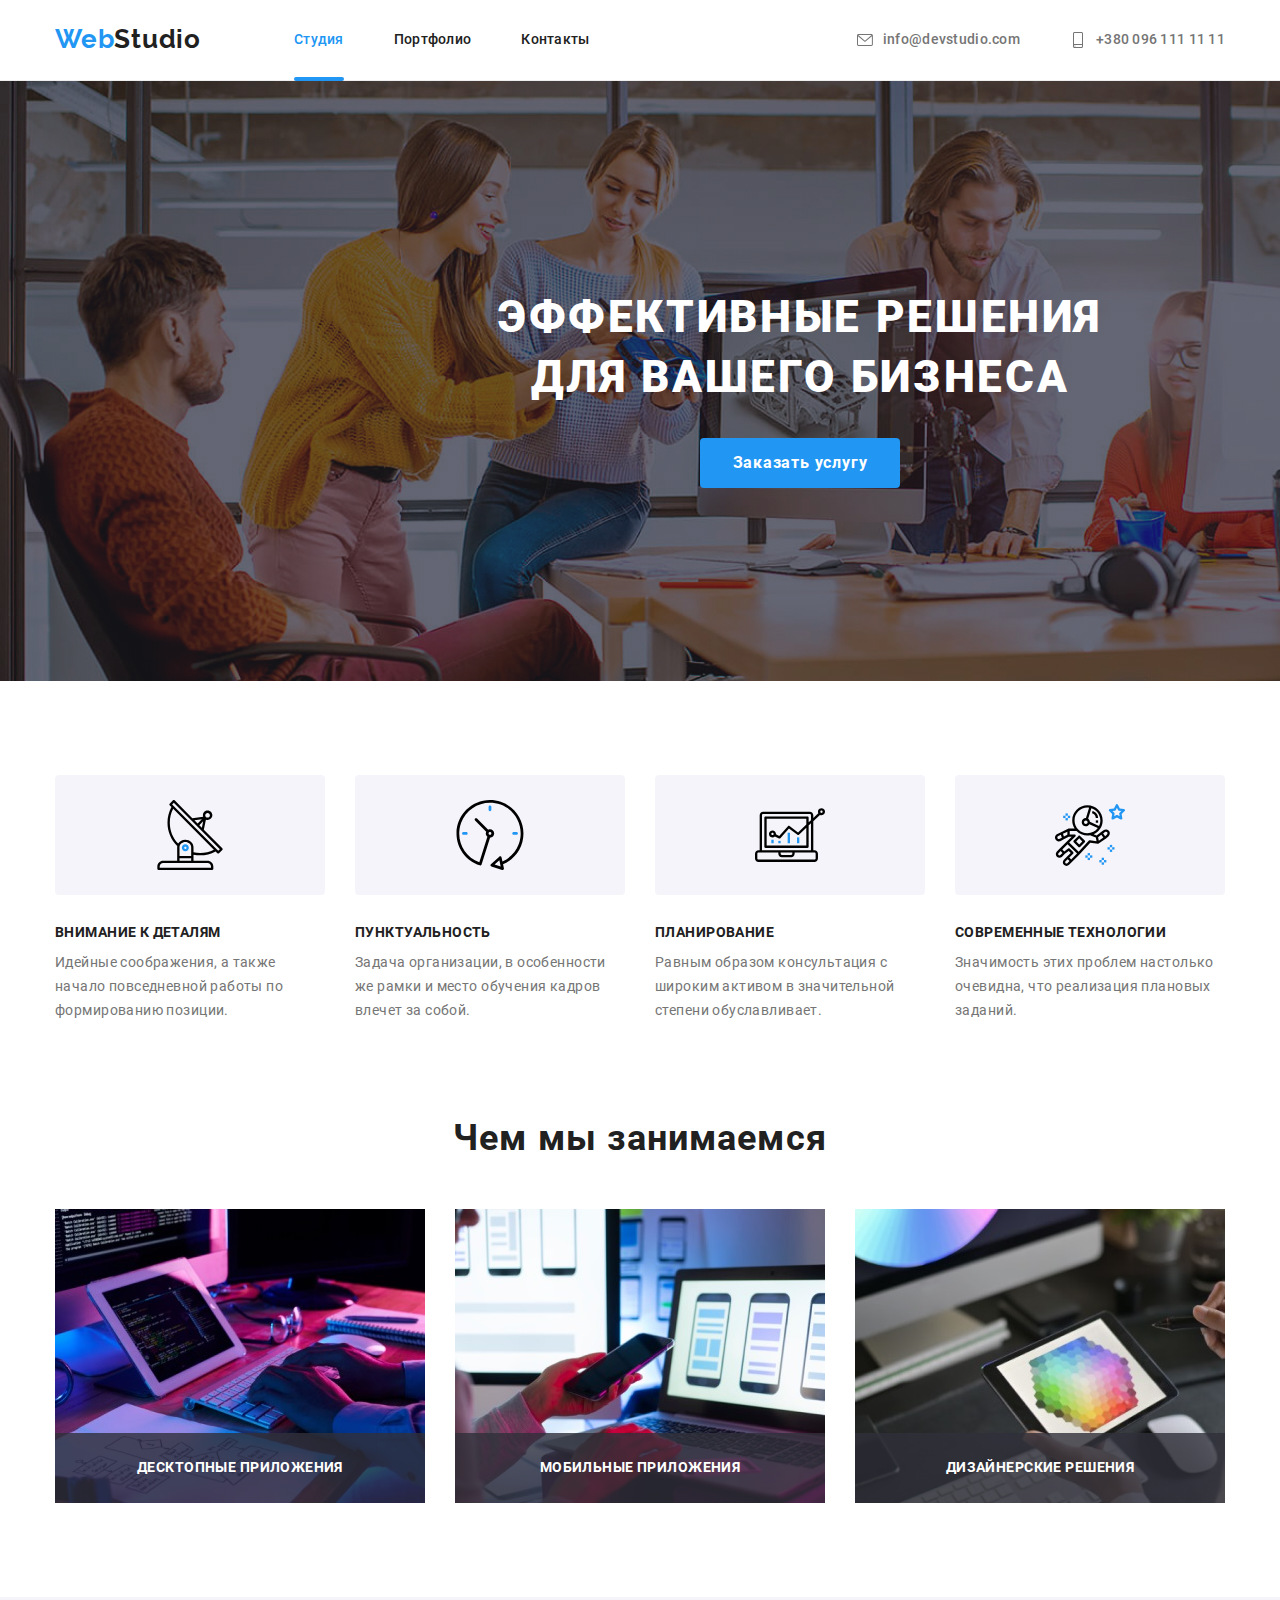
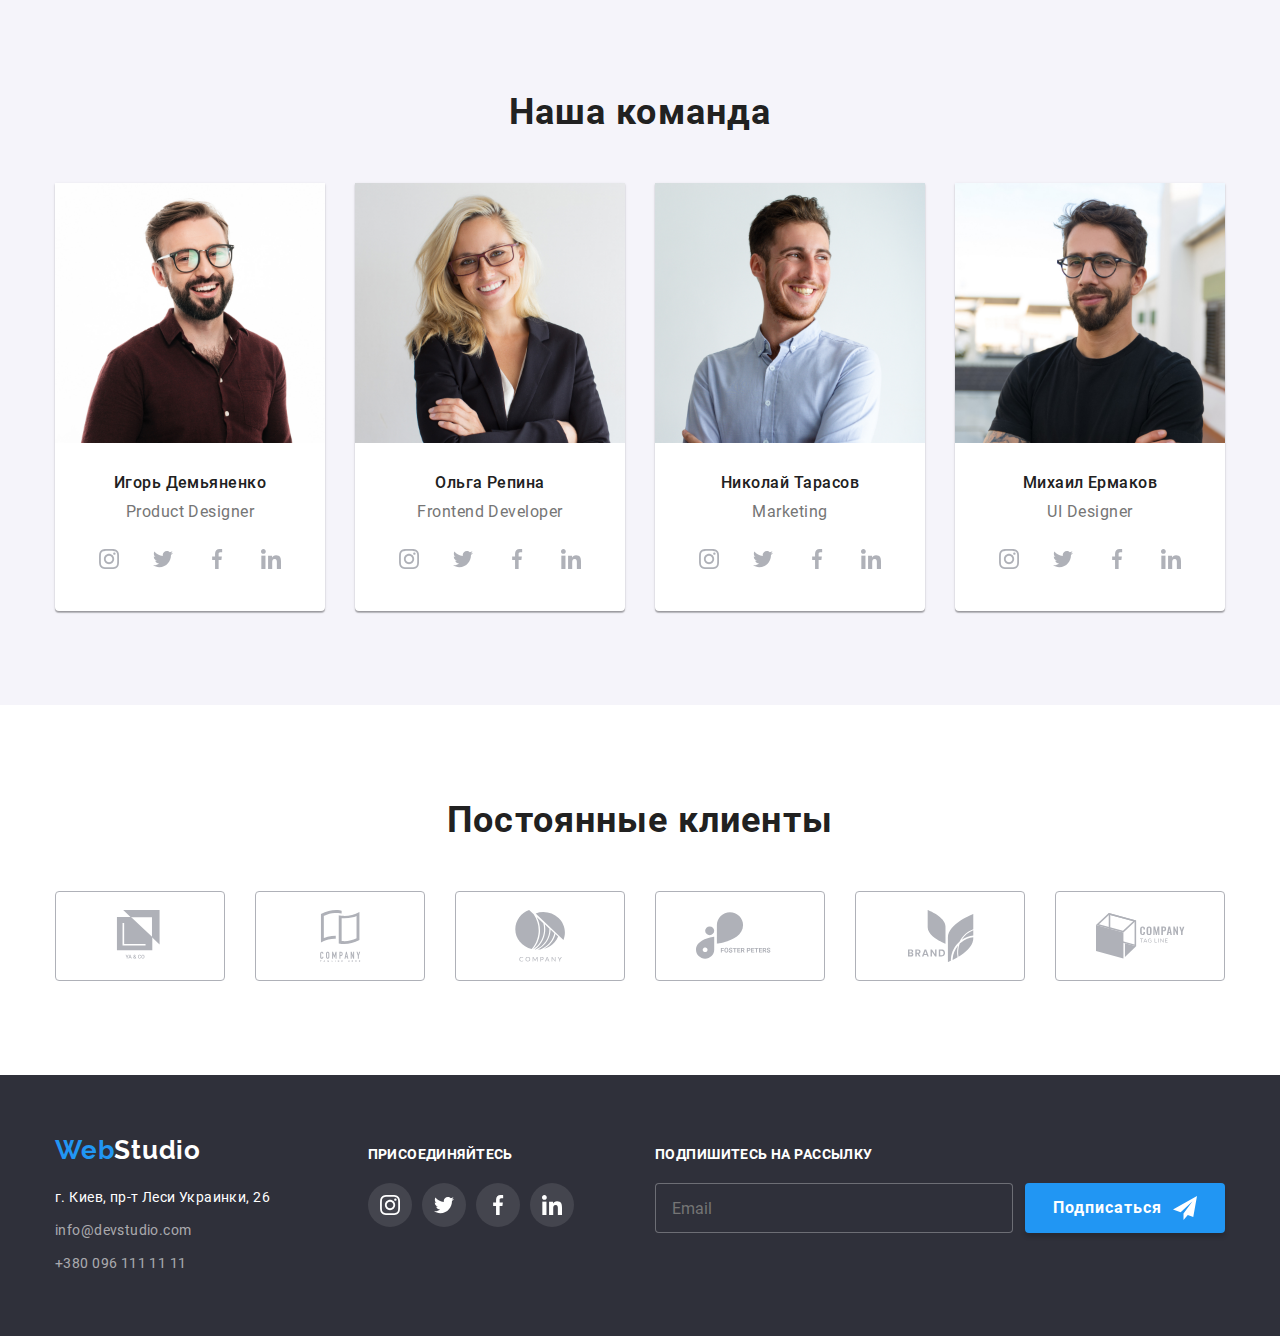
<file: index.html>
<!DOCTYPE html>
<html lang="ru">

<head>
    <meta charset="UTF-8">
    <meta name="viewport" content="width=device-width, initial-scale=1.0">

    <title>WebStudio</title>


    <link rel="stylesheet" href="./css/main.min.css">

</head>

<body>
    <!--Шапка страницы-->
    <header class="head">
        <div class="container">
            <nav class="nav">
                <a href="./index.html" lang="en" class="logo link">Web<span class="logo-dark">Studio</span></a>
                <ul class="menu-links list">
                    <li class="list nav-listitems">
                        <a href="./index.html" class="link-items accent link">Студия</a>
                    </li>
                    <li class="list nav-listitems">
                        <a href="./portfolio.html" class="link-items link">Портфолио</a>
                    </li>
                    <li class="list nav-listitems">
                        <a href="#" class="link-items link">Контакты</a>
                    </li>
                </ul>
            </nav>
            <address class="nav-address">
                <ul class="menu-links list">
                    <li class="list nav-listitems">
                        <a href="email:info@devstudio.com" class="address link">
                            <svg class="link-icon">
                                <use href="./images/sprite.svg#icon-mail"></use>
                            </svg>info@devstudio.com</a>
                    </li>
                    <li class="list nav-listitems">
                        <a href="tel:+3800961111111" class="address link">
                            <svg class="link-icon">
                                <use href="./images/sprite.svg#icon-smartphone"></use>
                            </svg>+380 096 111 11 11</a>
                    </li>
                </ul>
            </address>
        </div>
    </header>
    <main>
        <!--HERO-->
        <section class="hero">
            <div class="container">
                <div class="hero-descr">

                    <h1 class="main-title">Эффективные решения для вашего бизнеса</h1>
                    <button type="button" class="btn btn-hero" data-modal-open>Заказать услугу</button>
                </div>
            </div>
        </section>
        <!--ABOUT-->
        <section class="section advance">
            <div class="container ">

                <h2 class="visually-hidden">Наши принципы</h2>

                <ul class="list works-box">
                    <li class="principle">
                        <div class="principle-icon">
                            <svg class="principle-example">
                                <use href="./images/sprite.svg#icon-antenna"></use>
                            </svg>
                        </div>

                        <h3 class="description-title">Внимание к деталям</h3>
                        <p class="description">Идейные соображения, а также начало повседневной работы по
                            формированию
                            позиции.</p>
                    </li>

                    <li class="principle">
                        <div class="principle-icon">
                            <svg class="principle-example">
                                <use href="./images/sprite.svg#icon-clock"></use>
                            </svg>
                        </div>

                        <h3 class="description-title">Пунктуальность</h3>
                        <p class="description">Задача организации, в особенности же рамки и место обучения кадров
                            влечет
                            за собой.</p>
                    </li>

                    <li class="principle">
                        <div class="principle-icon">
                            <svg class="principle-example">
                                <use href="./images/sprite.svg#icon-diagram"></use>
                            </svg>
                        </div>

                        <h3 class="description-title">Планирование</h3>
                        <p class="description">Равным образом консультация с широким активом в значительной степени
                            обуславливает.</p>
                    </li>
                    <li class="principle">
                        <div class="principle-icon">
                            <svg class="principle-example">
                                <use href="./images/sprite.svg#icon-astronaut"></use>
                            </svg>
                        </div>

                        <h3 class="description-title">Современные технологии</h3>
                        <p class="description">Значимость этих проблем настолько очевидна, что реализация плановых
                            заданий.</p>
                    </li>

                </ul>
            </div>
        </section>
        <!--our work-->
        <section class="section ">
            <div class="container">
                <h2 class="secodary-title">Чем мы занимаемся</h2>
                <ul class="list pictures-box">
                    <li class="picture">
                        <img src="./images/about/1.jpg" alt="работа с кодом программ" width="370" height="294">
                        <div class="shadow-text">
                            <p class="shadow-text-descript">Десктопные приложения</p>
                        </div>
                    </li>
                    <li class="picture">
                        <img src="./images/about/2.jpg" alt="программы для мобильных устройств" width="370"
                            height="294">
                        <div class="shadow-text">
                            <p class="shadow-text-descript">Мобильные приложения</p>
                        </div>
                    </li>
                    <li class="picture">
                        <img src="./images/about/3.jpg" alt="цветовая палитра на планшете" width="370" height="294">
                        <div class="shadow-text">
                            <p class="shadow-text-descript">Дизайнерские решения</p>
                        </div>
                    </li>
                </ul>
            </div>
        </section>
        <!--Team-->
        <section class="section team">
            <div class="container">
                <h2 class="secodary-title">Наша команда</h2>
                <ul class="list card-box">
                    <li class="team-card">
                        <img src="./images/team/team_card1.jpg" alt="Игорь Демьяненко" width="270" height="260">
                        <div class="worker-description">
                            <h3 class="worker-name">Игорь Демьяненко</h3>
                            <p lang="en" class="speciality">Product Designer</p>
                            <ul class="social-list list">
                                <li class="social-list-item">
                                    <a class="social-list-link" href="#">
                                        <svg class="social-list-icon">
                                            <use href="./images/sprite.svg#icon-instagram">
                                            </use>
                                        </svg>
                                    </a>
                                </li>
                                <li class="social-list-item">
                                    <a class="social-list-link" href="#">
                                        <svg class="social-list-icon">
                                            <use href="./images/sprite.svg#icon-twitter">
                                            </use>
                                        </svg>
                                    </a>
                                </li>
                                <li class="social-list-item">
                                    <a class="social-list-link" href="#">
                                        <svg class="social-list-icon">
                                            <use href="./images/sprite.svg#icon-facebook">
                                            </use>
                                        </svg>
                                    </a>
                                </li>
                                <li class="social-list-item">
                                    <a class="social-list-link" href="#">
                                        <svg class="social-list-icon">
                                            <use href="./images/sprite.svg#icon-linkedin">
                                            </use>
                                        </svg>
                                    </a>
                                </li>
                            </ul>
                        </div>
                    </li>
                    <li class="team-card">
                        <img src="./images/team/team_card2.jpg" alt="Ольга Репина" width="270" height="260">
                        <div class="worker-description">
                            <h3 class="worker-name">Ольга Репина</h3>
                            <p lang="en" class="speciality">Frontend Developer</p>
                            <ul class="social-list list">
                                <li class="social-list-item">
                                    <a class="social-list-link" href="#">
                                        <svg class="social-list-icon">
                                            <use href="./images/sprite.svg#icon-instagram">
                                            </use>
                                        </svg>
                                    </a>
                                </li>
                                <li class="social-list-item">
                                    <a class="social-list-link" href="#">
                                        <svg class="social-list-icon">
                                            <use href="./images/sprite.svg#icon-twitter">
                                            </use>
                                        </svg>
                                    </a>
                                </li>
                                <li class="social-list-item">
                                    <a class="social-list-link" href="#">
                                        <svg class="social-list-icon">
                                            <use href="./images/sprite.svg#icon-facebook">
                                            </use>
                                        </svg>
                                    </a>
                                </li>
                                <li class="social-list-item">
                                    <a class="social-list-link" href="#">
                                        <svg class="social-list-icon">
                                            <use href="./images/sprite.svg#icon-linkedin">
                                            </use>
                                        </svg>
                                    </a>
                                </li>
                            </ul>

                        </div>
                    </li>
                    <li class="team-card">
                        <img src="./images/team/team_card3.jpg" alt="Николай Тарасов" width="270" height="260">
                        <div class="worker-description">
                            <h3 class="worker-name">Николай Тарасов</h3>
                            <p lang="en" class="speciality">Marketing</p>
                            <ul class="social-list list">
                                <li class="social-list-item">
                                    <a class="social-list-link" href="#">
                                        <svg class="social-list-icon">
                                            <use href="./images/sprite.svg#icon-instagram">
                                            </use>
                                        </svg>
                                    </a>
                                </li>
                                <li class="social-list-item">
                                    <a class="social-list-link" href="#">
                                        <svg class="social-list-icon">
                                            <use href="./images/sprite.svg#icon-twitter">
                                            </use>
                                        </svg>
                                    </a>
                                </li>
                                <li class="social-list-item">
                                    <a class="social-list-link" href="#">
                                        <svg class="social-list-icon">
                                            <use href="./images/sprite.svg#icon-facebook">
                                            </use>
                                        </svg>
                                    </a>
                                </li>
                                <li class="social-list-item">
                                    <a class="social-list-link" href="#">
                                        <svg class="social-list-icon">
                                            <use href="./images/sprite.svg#icon-linkedin">
                                            </use>
                                        </svg>
                                    </a>
                                </li>
                            </ul>

                        </div>
                    </li>
                    <li class="team-card">
                        <img src="./images/team/team_card4.jpg" alt="Михаил Ермаков" width="270" height="260">
                        <div class="worker-description">
                            <h3 class="worker-name">Михаил Ермаков</h3>
                            <p lang="en" class="speciality">UI Designer</p>
                            <ul class="social-list list">
                                <li class="social-list-item">
                                    <a class="social-list-link" href="#">
                                        <svg class="social-list-icon">
                                            <use href="./images/sprite.svg#icon-instagram">
                                            </use>
                                        </svg>
                                    </a>
                                </li>
                                <li class="social-list-item">
                                    <a class="social-list-link" href="#">
                                        <svg class="social-list-icon">
                                            <use href="./images/sprite.svg#icon-twitter">
                                            </use>
                                        </svg>
                                    </a>
                                </li>
                                <li class="social-list-item">
                                    <a class="social-list-link" href="#">
                                        <svg class="social-list-icon">
                                            <use href="./images/sprite.svg#icon-facebook">
                                            </use>
                                        </svg>
                                    </a>
                                </li>
                                <li class="social-list-item">
                                    <a class="social-list-link" href="#">
                                        <svg class="social-list-icon">
                                            <use href="./images/sprite.svg#icon-linkedin">
                                            </use>
                                        </svg>
                                    </a>
                                </li>
                            </ul>

                        </div>
                    </li>
                </ul>
            </div>
        </section>
        <!--Client-->
        <section class="section ">
            <div class="container">
                <h2 class="secodary-title">Постоянные клиенты</h2>
                <ul class="list client">
                    <li class="client-icon">
                        <a class="link client-link" href="#">
                            <svg class="client-logo-icon">
                                <use href="./images/sprite.svg#icon-logo1"></use>
                            </svg>
                        </a>
                    </li>
                    <li class="client-icon">
                        <a class="link client-link" href="#">
                            <svg class="client-logo-icon">
                                <use href="./images/sprite.svg#icon-logo2"></use>
                            </svg>
                        </a>
                    </li>
                    <li class="client-icon">
                        <a class="link client-link" href="#">
                            <svg class="client-logo-icon">
                                <use href="./images/sprite.svg#icon-logo3"></use>
                            </svg>
                        </a>
                    </li>
                    <li class="client-icon">
                        <a class="link client-link" href="#">
                            <svg class="client-logo-icon">
                                <use href="./images/sprite.svg#icon-logo4"></use>
                            </svg>
                        </a>
                    </li>
                    <li class="client-icon">
                        <a class="link client-link" href="#">
                            <svg class="client-logo-icon">
                                <use href="./images/sprite.svg#icon-logo5"></use>
                            </svg>
                        </a>
                    </li>
                    <li class="client-icon">
                        <a class="link client-link" href="#">
                            <svg class="client-logo-icon">
                                <use href="./images/sprite.svg#icon-logo6"></use>
                            </svg>
                        </a>
                    </li>
                </ul>
            </div>
        </section>
    </main>
    <footer class="footer ">
        <div class="container">
            <!--contact box-->
            <div class="contakt-box">
                <a href="./index.html" lang="en" class="logo link">Web<span class="logo-white link">Studio</span></a>


                <address class="footer-address">
                    <ul class="fotter-element list">
                        <li class="list-element">
                            <a href="https://goo.gl/maps/4SZ75eNTT2xGDw7dA" class="link-addres link"> г. Киев, пр-т Леси
                                Украинки, 26</a>
                        </li>
                        <li class="list-element ">
                            <a href="email:info@devstudio.com" class="link-contact link">info@devstudio.com</a>
                        </li>
                        <li class="list-element">
                            <a href="tel:+3800961111111" class="link-contact link">+380 096 111 11 11</a>
                        </li>
                    </ul>
                </address>
            </div>
            <!--add us in social media-->
            <div class="following-box">
                <span class="follow-mailing">присоединяйтесь</span>
                <ul class="social-list list">
                    <li class="social-list-item">
                        <a class="social-list-link" href="#">
                            <svg class="social-list-icon">
                                <use href="./images/sprite.svg#icon-instagram">
                                </use>
                            </svg>
                        </a>
                    </li>
                    <li class="social-list-item">
                        <a class="social-list-link" href="#">
                            <svg class="social-list-icon">
                                <use href="./images/sprite.svg#icon-twitter">
                                </use>
                            </svg>
                        </a>
                    </li>
                    <li class="social-list-item">
                        <a class="social-list-link" href="#">
                            <svg class="social-list-icon">
                                <use href="./images/sprite.svg#icon-facebook">
                                </use>
                            </svg>
                        </a>
                    </li>
                    <li class="social-list-item">
                        <a class="social-list-link" href="#">
                            <svg class="social-list-icon">
                                <use href="./images/sprite.svg#icon-linkedin">
                                </use>
                            </svg>
                        </a>
                    </li>
                </ul>

            </div>
            <!--add mailing-->
            <div class="mailing-box">
                <span class="follow-mailing">Подпишитесь на рассылку</span>
                <form class="form-contact">
                    <input type="email" name="email" class="mailing-input" placeholder="Email" />
                    <button type="submit" class="btn btn-follow-mailing">Подписаться</button>
                    <svg class="icon-send-fly" width="24" height="24">
                        <use href="./images/sprite.svg#icon-send-fly"></use>
                    </svg>
                </form>
            </div>
        </div>
    </footer>
    <!--modal + backdrop-->
    <div class="backdrop is-hidden" data-modal>
        <div class="modal">
            <button type="button" class="close-btn" data-modal-close>
                <svg width="12" height="12">
                    <use href="./images/sprite.svg#icon-close-black"></use>
                </svg>
            </button>
            <div class="feedback-form">
                <span class="modal-form-title">Оставьте свои данные, мы вам перезвоним</span>
                <form class="modal-form">

                    <label for="name" class="form-fild-title">Имя
                        <span class="modal-form-holder">
                            <input type="text" name="name" id="name" class="form-fild-input" />
                            <svg class="madal-form-icon">
                                <use href="./images/sprite.svg#icon-person-sheet" width="18" height="18"></use>
                            </svg>
                        </span>
                    </label>

                    <label for="phone" class="form-fild-title">Телефон
                        <span class="modal-form-holder">
                            <input type="tel" name="phone" id="phone" class="form-fild-input" />
                            <svg class="madal-form-icon">
                                <use href="./images/sprite.svg#icon-phone-sheet" width="18" height="18"></use>
                            </svg>
                        </span>
                    </label>

                    <label for="email" class="form-fild-title">Почта
                        <span class="modal-form-holder">
                            <input type="email" name="email" id="email" class="form-fild-input" />
                            <svg class="madal-form-icon">
                                <use href="./images/sprite.svg#icon-email-sheet" width="18" height="18"></use>
                            </svg>
                        </span>
                    </label>


                    <label for="comment" class="form-comment-holder">Комментарий
                        <textarea name="comment" id="comment" placeholder="Введите текст"
                            class="form-fild-comment"></textarea>
                    </label>


                    <input type="checkbox" name="policy" value="accept policy" id="policy"
                        class="policy-point-fild visually-hidden" />
                    <label for="policy" class="form-fild-policy">Соглашаюсь с рассылкой и принимаю
                        <a href="#" class="form-contract">Условия договора</a>
                    </label>



                    <button type="submit" class="btn modal-form-btn">Отправить</button>
                </form>
            </div>
        </div>
    </div>

    <script src="./js/modal.js"></script>

</body>

</html>
</file>
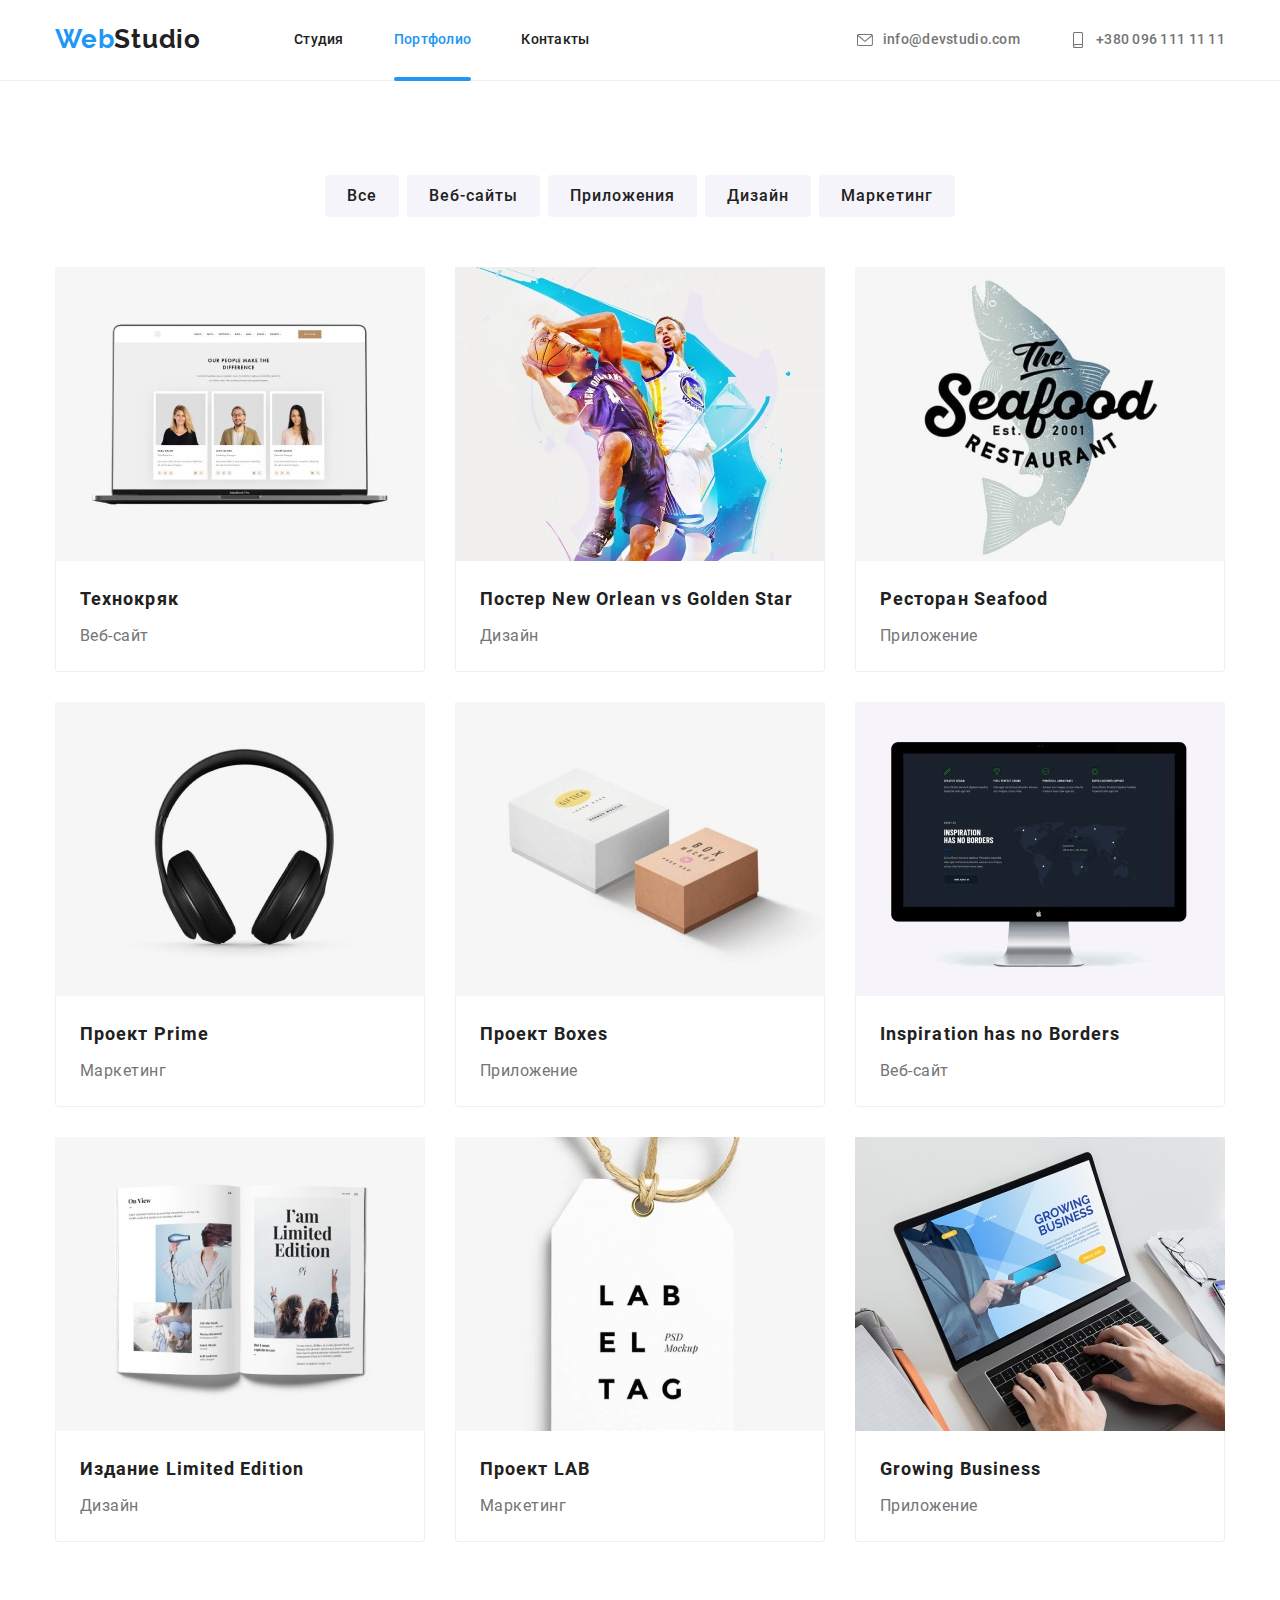
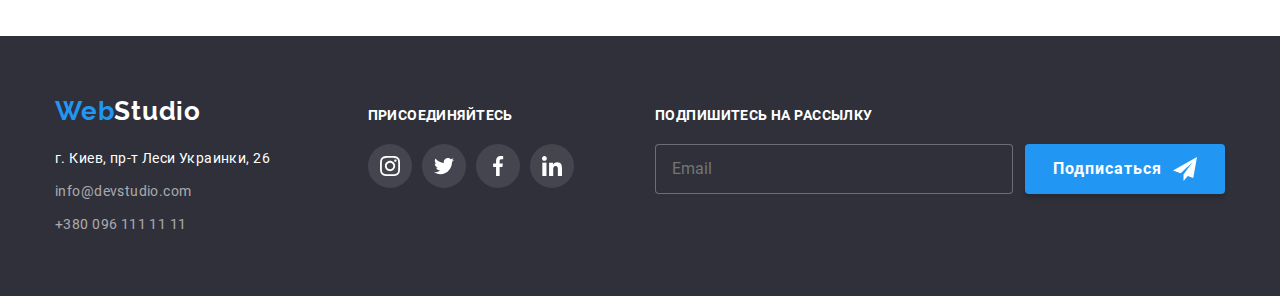
<file: portfolio.html>
<!DOCTYPE html>
<html lang="ru">

<head>
    <meta charset="UTF-8">
    <meta name="viewport" content="width=device-width, initial-scale=1.0">

    <title>Portfolio</title>


    <link rel="stylesheet" href="./css/portfolio.min.css">


</head>

<body>
    <!--Шапка страницы-->
    <header class="head">
        <div class="container">
            <nav class="nav">
                <a href="./index.html" lang="en" class="logo link">Web<span class="logo-dark">Studio</span></a>
                <ul class="menu-links list">
                    <li class="list nav-listitems">
                        <a href="./index.html" class="link-items link">Студия</a>
                    </li>
                    <li class="list nav-listitems">
                        <a href="./portfolio.html" class="link-items accent link">Портфолио</a>
                    </li>
                    <li class="list nav-listitems">
                        <a href="#" class="link-items link">Контакты</a>
                    </li>
                </ul>
            </nav>
            <address class="nav-address">
                <ul class="menu-links list">
                    <li class="list nav-listitems">
                        <a href="email:info@devstudio.com" class="address link">
                            <svg class="link-icon">
                                <use href="./images/sprite.svg#icon-mail"></use>
                            </svg>info@devstudio.com</a>
                    </li>
                    <li class="list nav-listitems">
                        <a href="tel:+3800961111111" class="address link">
                            <svg class="link-icon">
                                <use href="./images/sprite.svg#icon-smartphone"></use>
                            </svg>+380 096 111 11 11</a>
                    </li>
                </ul>
            </address>
        </div>
    </header>
    <main>
        <h1 class="visually-hidden">Портфолио</h1>
        <!--меню портфолио-->
        <section class="section portfolio">
            <div class="container">

                <h2 class="visually-hidden">Примеры работ</h2>
                <ul class="filter list">
                    <li class="filter-item">
                        <button type="button" class="btn btn-portfolio">Все</button>
                    </li>
                    <li class="filter-item">
                        <button type="button" class="btn btn-portfolio">Веб-сайты</button>
                    </li>
                    <li class="filter-item">
                        <button type="button" class="btn btn-portfolio">Приложения</button>
                    </li>
                    <li class="filter-item">
                        <button type="button" class="btn btn-portfolio">Дизайн</button>
                    </li>
                    <li class="filter-item">
                        <button type="button" class="btn btn-portfolio">Маркетинг</button>
                    </li>
                </ul>
                <h2 class="visually-hidden">Gallery</h2>

                <ul class="work-example list">
                    <li class="portfolio-card">
                        <a href="#" class="link ecxample-card">
                            <div class="overlay-box">
                                <img src="./images/portfolio/img1.jpg" alt="Специалисты сайта Технокряк" width="370"
                                    height="294">
                                <p class="overlay">Технокряк это современная площадка распространения коронавируса.
                                    Компании
                                    используют эту платформу для цифрового
                                    шпионажа и атак на защищённые сервера конкурентов.</p>
                            </div>
                            <div class="card-content">
                                <h3 class="portfolio-title">Технокряк</h3>
                                <p class="portfolio-description">Веб-сайт</p>
                            </div>



                        </a>
                    </li>
                    <li class="portfolio-card">
                        <a href="#" class="link ecxample-card">
                            <div class="overlay-box">
                                <img src="./images/portfolio/img2.jpg"
                                    alt="Постер с изображением баскетболистов команд New Orlean и Golden Star"
                                    width="370" height="294">
                                <p class="overlay">Постер New Orlean vs Golden Star</p>
                            </div>

                            <div class="card-content">
                                <h3 lang="en" class="portfolio-title">Постер New Orlean vs Golden Star</h3>
                                <p class="portfolio-description">Дизайн</p>
                            </div>
                        </a>
                    </li>
                    <li class="portfolio-card">
                        <a href="#" class="link ecxample-card">
                            <div class="overlay-box">
                                <img src="./images/portfolio/img3.jpg" alt="Реклама рыбного ресторана" width="370"
                                    height="294">
                                <p class="overlay">Ресторан Seafood</p>
                            </div>

                            <div class="card-content">
                                <h3 lang="en" class="portfolio-title">Ресторан Seafood</h3>
                                <p class="portfolio-description">Приложение</p>
                            </div>
                        </a>
                    </li>
                    <li class="portfolio-card">
                        <a href="#" class="link ecxample-card">
                            <div class="overlay-box">
                                <img src="./images/portfolio/img4.jpg" alt="Фото наушников" width="370" height="294">
                                <p class="overlay">Проект Prime</p>
                            </div>

                            <div class="card-content">
                                <h3 lang="en" class="portfolio-title">Проект Prime</h3>
                                <p class="portfolio-description">Маркетинг</p>
                            </div>
                        </a>
                    </li>
                    <li class="portfolio-card">
                        <a href="#" class="link ecxample-card">
                            <div class="overlay-box">
                                <img src="./images/portfolio/img5.jpg" alt="Коробки, упаковки" width="370" height="294">
                                <p class="overlay">Проект Boxes</p>
                            </div>

                            <div class="card-content">
                                <h3 lang="en" class="portfolio-title">Проект Boxes</h3>
                                <p class="portfolio-description">Приложение</p>
                            </div>
                        </a>
                    </li>
                    <li class="portfolio-card">
                        <a href="#" class="link ecxample-card">
                            <div class="overlay-box">
                                <img src="./images/portfolio/img6.jpg" alt="Страница сайта" width="370" height="294">
                                <p class="overlay">Inspiration has no Borders</p>
                            </div>

                            <div class="card-content">
                                <h3 lang="en" class="portfolio-title">Inspiration has no Borders</h3>
                                <p class="portfolio-description">Веб-сайт</p>
                            </div>
                        </a>
                    </li>
                    <li class="portfolio-card">
                        <a href="#" class="link ecxample-card">
                            <div class="overlay-box">
                                <img src="./images/portfolio/img7.jpg" alt="Разворот книги" width="370" height="294">
                                <p class="overlay">Издание Limited Edition</p>
                            </div>

                            <div class="card-content">
                                <h3 lang="en" class="portfolio-title">Издание Limited Edition</h3>
                                <p class="portfolio-description">Дизайн</p>
                            </div>
                        </a>
                    </li>
                    <li class="portfolio-card">
                        <a href="#" class="link ecxample-card">
                            <div class="overlay-box">
                                <img src="./images/portfolio/img8.jpg" alt="Брендовая этикетка" width="370"
                                    height="294">
                                <p class="overlay">Проект LAB</p>
                            </div>

                            <div class="card-content">
                                <h3 lang="en" class="portfolio-title">Проект LAB</h3>
                                <p class="portfolio-description">Маркетинг</p>
                            </div>
                        </a>
                    </li>
                    <li class="portfolio-card">
                        <a href="#" class="link ecxample-card">
                            <div class="overlay-box">
                                <img src="./images/portfolio/img9.jpg"
                                    alt="Человек работает в приложении Growing Business" width="370" height="294">
                                <p class="overlay">Growing Business</p>
                            </div>

                            <div class="card-content">
                                <h3 lang="en" class="portfolio-title">Growing Business</h3>
                                <p class="portfolio-description">Приложение</p>
                            </div>
                        </a>
                    </li>
                </ul>
            </div>
        </section>
    </main>
    <footer class="footer ">
        <div class="container">
            <!--contact box-->
            <div class="contakt-box">
                <a href="./index.html" lang="en" class="logo link">Web<span class="logo-white link">Studio</span></a>


                <address class="footer-address">
                    <ul class="fotter-element list">
                        <li class="list-element">
                            <a href="https://goo.gl/maps/4SZ75eNTT2xGDw7dA" class="link-addres link"> г. Киев, пр-т Леси
                                Украинки, 26</a>
                        </li>
                        <li class="list-element ">
                            <a href="email:info@devstudio.com" class="link-contact link">info@devstudio.com</a>
                        </li>
                        <li class="list-element">
                            <a href="tel:+3800961111111" class="link-contact link">+380 096 111 11 11</a>
                        </li>
                    </ul>
                </address>
            </div>
            <!--add us in social media-->
            <div class="following-box">
                <span class="follow-mailing">присоединяйтесь</span>
                <ul class="social-list list">
                    <li class="social-list-item">
                        <a class="social-list-link" href="#">
                            <svg class="social-list-icon">
                                <use href="./images/sprite.svg#icon-instagram">
                                </use>
                            </svg>
                        </a>
                    </li>
                    <li class="social-list-item">
                        <a class="social-list-link" href="#">
                            <svg class="social-list-icon">
                                <use href="./images/sprite.svg#icon-twitter">
                                </use>
                            </svg>
                        </a>
                    </li>
                    <li class="social-list-item">
                        <a class="social-list-link" href="#">
                            <svg class="social-list-icon">
                                <use href="./images/sprite.svg#icon-facebook">
                                </use>
                            </svg>
                        </a>
                    </li>
                    <li class="social-list-item">
                        <a class="social-list-link" href="#">
                            <svg class="social-list-icon">
                                <use href="./images/sprite.svg#icon-linkedin">
                                </use>
                            </svg>
                        </a>
                    </li>
                </ul>

            </div>
            <!--add mailing-->
            <div class="mailing-box">
                <span class="follow-mailing">Подпишитесь на рассылку</span>
                <form class="form-contact">
                    <input type="email" name="email" class="mailing-input" placeholder="Email" />
                    <button type="submit" class="btn btn-follow-mailing">Подписаться</button>
                    <svg class="icon-send-fly" width="24" height="24">
                        <use href="./images/sprite.svg#icon-send-fly"></use>
                    </svg>
                </form>
            </div>
        </div>
    </footer>

</body>

</html>
</file>
<file: css/main.min.css>
/*! normalize.css v8.0.1 | MIT License | github.com/necolas/normalize.css */html{line-height:1.15;-webkit-text-size-adjust:100%}body{margin:0}main{display:block}h1{font-size:2em;margin:.67em 0}hr{-webkit-box-sizing:content-box;box-sizing:content-box;height:0;overflow:visible}pre{font-family:monospace,monospace;font-size:1em}a{background-color:transparent}abbr[title]{border-bottom:none;text-decoration:underline;-webkit-text-decoration:underline dotted;text-decoration:underline dotted}b,strong{font-weight:bolder}code,kbd,samp{font-family:monospace,monospace;font-size:1em}small{font-size:80%}sub,sup{font-size:75%;line-height:0;position:relative;vertical-align:baseline}sub{bottom:-0.25em}sup{top:-0.5em}img{border-style:none}button,input,optgroup,select,textarea{font-family:inherit;font-size:100%;line-height:1.15;margin:0}button,input{overflow:visible}button,select{text-transform:none}button,[type=button],[type=reset],[type=submit]{-webkit-appearance:button}button::-moz-focus-inner,[type=button]::-moz-focus-inner,[type=reset]::-moz-focus-inner,[type=submit]::-moz-focus-inner{border-style:none;padding:0}button:-moz-focusring,[type=button]:-moz-focusring,[type=reset]:-moz-focusring,[type=submit]:-moz-focusring{outline:1px dotted ButtonText}fieldset{padding:.35em .75em .625em}legend{-webkit-box-sizing:border-box;box-sizing:border-box;color:inherit;display:table;max-width:100%;padding:0;white-space:normal}progress{vertical-align:baseline}textarea{overflow:auto}[type=checkbox],[type=radio]{-webkit-box-sizing:border-box;box-sizing:border-box;padding:0}[type=number]::-webkit-inner-spin-button,[type=number]::-webkit-outer-spin-button{height:auto}[type=search]{-webkit-appearance:textfield;outline-offset:-2px}[type=search]::-webkit-search-decoration{-webkit-appearance:none}::-webkit-file-upload-button{-webkit-appearance:button;font:inherit}details{display:block}summary{display:list-item}template{display:none}[hidden]{display:none}@font-face{font-family:"Roboto";src:url("../font/Roboto-Black.woff2") format("woff2"),url("../font/Roboto-Black.woff") format("woff");font-weight:900;font-style:normal}@font-face{font-family:"Roboto";src:url("../font/Roboto-Bold.woff2") format("woff2"),url("../font/Roboto-Bold.woff") format("woff");font-weight:700;font-style:normal}@font-face{font-family:"Roboto";src:url("../font/Roboto-Medium.woff2") format("woff2"),url("../font/Roboto-Medium.woff") format("woff");font-weight:500;font-style:normal}@font-face{font-family:"Roboto";src:url("../font/Roboto-Regular.woff2") format("woff2"),url("../font/Roboto-Regular.woff") format("woff");font-weight:400;font-style:normal}@font-face{font-family:"Raleway";src:url("../font/Raleway-Bold.woff2") format("woff2"),url("../font/Raleway-Bold.woff") format("woff");font-weight:700;font-style:normal}:root{--b-dark: #2f303a;--b-middle: #f5f4fa;--b-blue: #2196f3;--b-white: #ffffff;--b-black: #000000;--txt-dark: #212121;--txt-grey: #757575;--txt-light: #ffffff;--txt-bleu: #2196f3;--light: #afb1b8;--white: #ffffff;--accent-background: #2196f3;--dark-background: rgba(255, 255, 255, 0.1);--light-background: #ffffff;--main-font: Roboto, sans-serif;--secondary-font: Raleway, sans-serif;--timer: cubic-bezier(0.4, 0, 0.2, 1)}:root{--b-dark: #2f303a;--b-middle: #f5f4fa;--b-blue: #2196f3;--b-white: #ffffff;--b-black: #000000;--txt-dark: #212121;--txt-grey: #757575;--txt-light: #ffffff;--txt-bleu: #2196f3;--light: #afb1b8;--white: #ffffff;--accent-background: #2196f3;--dark-background: rgba(255, 255, 255, 0.1);--light-background: #ffffff;--main-font: Roboto, sans-serif;--secondary-font: Raleway, sans-serif;--timer: cubic-bezier(0.4, 0, 0.2, 1)}*,::after,::before{-webkit-box-sizing:border-box;box-sizing:border-box}body{font-family:var(--main-font);font-style:normal;color:var(--txt-grey)}h1,h2,h3,h4,h5,h6,p{margin:0}ul,li{margin:0;padding:0}img{display:block;margin:0}.link{text-decoration:none}.list{list-style:none}.visually-hidden{position:absolute;width:1px;height:1px;margin:-1px;padding:0;overflow:hidden;border:0;clip:rect(0 0 0 0)}.container{width:1200px;padding:0 15px;margin-left:auto;margin-right:auto}.section{padding:94px 0}:root{--b-dark: #2f303a;--b-middle: #f5f4fa;--b-blue: #2196f3;--b-white: #ffffff;--b-black: #000000;--txt-dark: #212121;--txt-grey: #757575;--txt-light: #ffffff;--txt-bleu: #2196f3;--light: #afb1b8;--white: #ffffff;--accent-background: #2196f3;--dark-background: rgba(255, 255, 255, 0.1);--light-background: #ffffff;--main-font: Roboto, sans-serif;--secondary-font: Raleway, sans-serif;--timer: cubic-bezier(0.4, 0, 0.2, 1)}.logo{font-family:var(--secondary-font);color:var(--txt-bleu);font-weight:700;font-size:26px;line-height:1.19;letter-spacing:.03em;height:31px}.logo-dark{color:var(--txt-dark)}.logo-white{color:var(--txt-light)}:root{--b-dark: #2f303a;--b-middle: #f5f4fa;--b-blue: #2196f3;--b-white: #ffffff;--b-black: #000000;--txt-dark: #212121;--txt-grey: #757575;--txt-light: #ffffff;--txt-bleu: #2196f3;--light: #afb1b8;--white: #ffffff;--accent-background: #2196f3;--dark-background: rgba(255, 255, 255, 0.1);--light-background: #ffffff;--main-font: Roboto, sans-serif;--secondary-font: Raleway, sans-serif;--timer: cubic-bezier(0.4, 0, 0.2, 1)}.btn{background-color:var(--b-blue);font-family:var(--main-font);font-weight:bold;font-size:16px;line-height:1.87;letter-spacing:.06em;border:none;border-radius:4px}:root{--b-dark: #2f303a;--b-middle: #f5f4fa;--b-blue: #2196f3;--b-white: #ffffff;--b-black: #000000;--txt-dark: #212121;--txt-grey: #757575;--txt-light: #ffffff;--txt-bleu: #2196f3;--light: #afb1b8;--white: #ffffff;--accent-background: #2196f3;--dark-background: rgba(255, 255, 255, 0.1);--light-background: #ffffff;--main-font: Roboto, sans-serif;--secondary-font: Raleway, sans-serif;--timer: cubic-bezier(0.4, 0, 0.2, 1)}.social-list{display:-webkit-box;display:-ms-flexbox;display:flex;-webkit-box-pack:justify;-ms-flex-pack:justify;justify-content:space-between}.social-list-link{background-color:var(--light-background);display:-webkit-box;display:-ms-flexbox;display:flex;-webkit-box-pack:center;-ms-flex-pack:center;justify-content:center;-webkit-box-align:center;-ms-flex-align:center;align-items:center;width:44px;height:44px;border-radius:50%;-webkit-transition:background-color 250ms var(--timer);transition:background-color 250ms var(--timer)}.social-list-link:hover{background-color:var(--accent-background);-webkit-transform:opasity;transform:opasity}.social-list-link:focus{background-color:var(--accent-background);outline:1px solid #757575;-webkit-transform:opasity;transform:opasity}.social-list-icon{width:20px;height:20px;fill:var(--light);-webkit-transition:fill 250ms var(--timer);transition:fill 250ms var(--timer)}.social-list-link:hover .social-list-icon,.social-list-link:focus .social-list-icon{fill:var(--white);-webkit-transform:opasity;transform:opasity}.social-list-item:not(:last-child){margin-right:10px}:root{--b-dark: #2f303a;--b-middle: #f5f4fa;--b-blue: #2196f3;--b-white: #ffffff;--b-black: #000000;--txt-dark: #212121;--txt-grey: #757575;--txt-light: #ffffff;--txt-bleu: #2196f3;--light: #afb1b8;--white: #ffffff;--accent-background: #2196f3;--dark-background: rgba(255, 255, 255, 0.1);--light-background: #ffffff;--main-font: Roboto, sans-serif;--secondary-font: Raleway, sans-serif;--timer: cubic-bezier(0.4, 0, 0.2, 1)}.backdrop{position:fixed;left:0;top:0;z-index:100;width:100%;height:100%;background-color:rgba(0,0,0,.5);-webkit-transition:all 250ms var(--timer);transition:all 250ms var(--timer)}.backdrop.is-hidden{-webkit-transition:all 250ms var(--timer);transition:all 250ms var(--timer)}.modal{position:absolute;top:50%;left:50%;padding:40px;-webkit-transform:translate(-50%, -50%) scale(1);transform:translate(-50%, -50%) scale(1);width:528px;min-height:581px;background-color:var(--b-white);-webkit-box-shadow:0px 1px 3px rgba(0,0,0,.12),0px 1px 1px rgba(0,0,0,.14),0px 2px 1px rgba(0,0,0,.2);box-shadow:0px 1px 3px rgba(0,0,0,.12),0px 1px 1px rgba(0,0,0,.14),0px 2px 1px rgba(0,0,0,.2);border-radius:4px;-webkit-transition:-webkit-transform 250ms var(--timer);transition:-webkit-transform 250ms var(--timer);transition:transform 250ms var(--timer);transition:transform 250ms var(--timer), -webkit-transform 250ms var(--timer)}.backdrop.is-hidden .modal{-webkit-transform:translate(-50%, -50%) scale(0);transform:translate(-50%, -50%) scale(0);-webkit-transition:opacity 250ms var(--timer);transition:opacity 250ms var(--timer)}.close-btn{position:absolute;top:8px;right:8px;width:30px;height:30px;background-color:#fff;border:1px solid rgba(0,0,0,.1);border-radius:50%;cursor:pointer}.is-hidden{opacity:0;visibility:hidden;pointer-events:none}:root{--b-dark: #2f303a;--b-middle: #f5f4fa;--b-blue: #2196f3;--b-white: #ffffff;--b-black: #000000;--txt-dark: #212121;--txt-grey: #757575;--txt-light: #ffffff;--txt-bleu: #2196f3;--light: #afb1b8;--white: #ffffff;--accent-background: #2196f3;--dark-background: rgba(255, 255, 255, 0.1);--light-background: #ffffff;--main-font: Roboto, sans-serif;--secondary-font: Raleway, sans-serif;--timer: cubic-bezier(0.4, 0, 0.2, 1)}.feedback-form{display:-webkit-box;display:-ms-flexbox;display:flex;-webkit-box-orient:vertical;-webkit-box-direction:normal;-ms-flex-direction:column;flex-direction:column;-webkit-box-pack:center;-ms-flex-pack:center;justify-content:center;width:448px}.modal-form{display:-webkit-box;display:-ms-flexbox;display:flex;-webkit-box-orient:vertical;-webkit-box-direction:normal;-ms-flex-direction:column;flex-direction:column;-webkit-box-align:center;-ms-flex-align:center;align-items:center}.modal-form-title{display:-webkit-box;display:-ms-flexbox;display:flex;margin-bottom:12px;font-weight:bold;font-size:20px;line-height:1.15;text-align:center;letter-spacing:.03em;color:var(--b-dark)}.modal-form-holder{position:relative;display:block;margin-top:4px}.form-fild-title{font-weight:normal;font-size:12px;line-height:1.17;letter-spacing:.01em;color:var(--txt-grey);margin-bottom:10px}.form-fild-input{width:448px;height:40px;padding-left:42px;border:1px solid rgba(33,33,33,.2);-webkit-box-sizing:border-box;box-sizing:border-box;border-radius:4px;-webkit-transition:border 250ms var(--timer);transition:border 250ms var(--timer)}.form-fild-input:focus{outline:none;border:solid 1px var(--accent-background)}.form-fild-comment{width:448px;height:120px;border:1px solid rgba(33,33,33,.2);-webkit-box-sizing:border-box;box-sizing:border-box;border-radius:4px;padding:12px 16px;margin-top:4px;font-weight:normal;font-size:12px;line-height:14px;letter-spacing:.01em;resize:none;color:rgba(117,117,117,.5);-webkit-transition:border 250ms var(--timer);transition:border 250ms var(--timer)}.form-fild-comment:focus{color:var(--txt-dark);outline:none;border:solid 1px var(--accent-background)}.form-comment-holder{font-weight:normal;font-size:12px;line-height:1.17;letter-spacing:.01em;color:var(--txt-grey);margin-bottom:20px}.madal-form-icon{position:absolute;width:18px;height:18px;top:50%;-webkit-transform:translateY(-50%);transform:translateY(-50%);left:12px;-webkit-transition:fill 250ms var(--timer);transition:fill 250ms var(--timer)}.form-fild-input:focus+.madal-form-icon{fill:var(--accent-background)}.form-policy{display:-webkit-box;display:-ms-flexbox;display:flex;-webkit-box-pack:center;-ms-flex-pack:center;justify-content:center;-webkit-box-align:center;-ms-flex-align:center;align-items:center}.form-fild-policy{font-weight:normal;font-size:14px;line-height:1.71;letter-spacing:.03em;color:var(--txt-grey);margin-bottom:30px}.form-fild-policy::before{content:"";display:inline-block;border:2px solid var(--b-black);width:16px;height:15px;border-radius:3px;margin-right:8px}.policy-point-fild:checked+.form-fild-policy::before{background-image:url("../images/modal/icon_check.svg");background-repeat:no-repeat;background-size:contain;border:none}.form-contract{-webkit-text-decoration-skip-ink:none;text-decoration-skip-ink:none;text-decoration:underline;color:var(--b-blue)}.modal-form-btn{width:200px;height:50px;color:var(--txt-light);-webkit-box-shadow:0px 4px 4px rgba(0,0,0,.15);box-shadow:0px 4px 4px rgba(0,0,0,.15);-webkit-transition:color 250ms var(--timer);transition:color 250ms var(--timer)}.modal-form-btn:hover,.modal-form-btn:focus{cursor:pointer;outline:none}:root{--b-dark: #2f303a;--b-middle: #f5f4fa;--b-blue: #2196f3;--b-white: #ffffff;--b-black: #000000;--txt-dark: #212121;--txt-grey: #757575;--txt-light: #ffffff;--txt-bleu: #2196f3;--light: #afb1b8;--white: #ffffff;--accent-background: #2196f3;--dark-background: rgba(255, 255, 255, 0.1);--light-background: #ffffff;--main-font: Roboto, sans-serif;--secondary-font: Raleway, sans-serif;--timer: cubic-bezier(0.4, 0, 0.2, 1)}.head{padding-top:24px;padding-bottom:25px;border-bottom-width:1px;border-bottom-style:solid;border-bottom-color:#eee}.head .container{display:-webkit-box;display:-ms-flexbox;display:flex;-webkit-box-align:center;-ms-flex-align:center;align-items:center}.head .logo{margin-right:93px}.head .nav-address{margin-left:auto}.nav{display:-webkit-box;display:-ms-flexbox;display:flex;-webkit-box-align:center;-ms-flex-align:center;align-items:center}.nav-listitems{display:-webkit-box;display:-ms-flexbox;display:flex;-webkit-box-align:center;-ms-flex-align:center;align-items:center}.nav-listitems:not(:last-child){margin-right:50px}.menu-links{display:-webkit-box;display:-ms-flexbox;display:flex}.link-items{color:var(--txt-dark);font-weight:500;font-size:14px;line-height:1.14;letter-spacing:.02em;display:-webkit-box;display:-ms-flexbox;display:flex;-webkit-transition:color 250ms var(--timer);transition:color 250ms var(--timer)}.link-items:hover{color:var(--txt-bleu);-webkit-transform:opasity;transform:opasity}.link-items:focus{color:var(--txt-bleu);outline:1px solid #757575;-webkit-transform:opasity;transform:opasity}.link-icon{display:-webkit-box;display:-ms-flexbox;display:flex;width:16px;height:16px;background-color:var(--light-background);fill:var(--txt-grey);margin-right:10px;-o-object-fit:contain;object-fit:contain;-o-object-position:center;object-position:center;-webkit-transition:fill 250ms var(--timer);transition:fill 250ms var(--timer)}.address{display:-webkit-box;display:-ms-flexbox;display:flex;color:var(--txt-grey);font-weight:500;font-style:normal;font-size:14px;line-height:1.14;letter-spacing:.02em;-webkit-transition:color 250ms var(--timer);transition:color 250ms var(--timer)}.address:focus{color:var(--txt-bleu);outline:1px solid #757575;-webkit-transform:opasity;transform:opasity}.address:hover{color:var(--txt-bleu);-webkit-transform:opasity;transform:opasity}.address:hover .link-icon,.address:focus .link-icon{fill:var(--txt-bleu);color:var(--txt-bleu);outline:none;-webkit-transform:opasity;transform:opasity}.accent{color:var(--txt-bleu);position:relative}a.accent::after{content:"";position:absolute;width:100%;height:4px;top:45px;border-radius:4px;background-color:var(--b-blue)}:root{--b-dark: #2f303a;--b-middle: #f5f4fa;--b-blue: #2196f3;--b-white: #ffffff;--b-black: #000000;--txt-dark: #212121;--txt-grey: #757575;--txt-light: #ffffff;--txt-bleu: #2196f3;--light: #afb1b8;--white: #ffffff;--accent-background: #2196f3;--dark-background: rgba(255, 255, 255, 0.1);--light-background: #ffffff;--main-font: Roboto, sans-serif;--secondary-font: Raleway, sans-serif;--timer: cubic-bezier(0.4, 0, 0.2, 1)}.hero{display:-webkit-box;display:-ms-flexbox;display:flex;min-height:600px;-webkit-box-align:center;-ms-flex-align:center;align-items:center;-webkit-box-orient:vertical;-webkit-box-direction:normal;-ms-flex-direction:column;flex-direction:column}.hero .container{min-height:600px;width:1600px;background-color:var(--b-dark);background-image:-webkit-gradient(linear, left top, left bottom, from(rgba(47, 48, 58, 0.4)), to(rgba(47, 48, 58, 0.4))),url(../images/main/hero.jpg);background-image:linear-gradient(rgba(47, 48, 58, 0.4), rgba(47, 48, 58, 0.4)),url(../images/main/hero.jpg);background-repeat:no-repeat;background-size:cover;-webkit-box-orient:vertical;-webkit-box-direction:normal;-ms-flex-direction:column;flex-direction:column;-webkit-box-align:center;-ms-flex-align:center;align-items:center}.hero-descr{margin-top:207px;display:-webkit-box;display:-ms-flexbox;display:flex;-webkit-box-orient:vertical;-webkit-box-direction:normal;-ms-flex-direction:column;flex-direction:column;-webkit-box-align:center;-ms-flex-align:center;align-items:center}.main-title{color:var(--txt-light);font-weight:900;font-size:44px;line-height:1.36;text-align:center;letter-spacing:.06em;text-transform:uppercase;width:696px;margin:0}.btn-hero{color:var(--txt-light);margin-top:30px;padding:10px 32px;width:200px;height:50px;-webkit-box-align:center;-ms-flex-align:center;align-items:center;letter-spacing:.05em;-webkit-transition:color 250ms var(--timer);transition:color 250ms var(--timer)}.btn-hero:hover{color:var(--txt-dark);cursor:pointer;-webkit-transform:opasity;transform:opasity}.btn-hero:focus{color:var(--txt-dark);cursor:pointer;-webkit-transform:opasity;transform:opasity}:root{--b-dark: #2f303a;--b-middle: #f5f4fa;--b-blue: #2196f3;--b-white: #ffffff;--b-black: #000000;--txt-dark: #212121;--txt-grey: #757575;--txt-light: #ffffff;--txt-bleu: #2196f3;--light: #afb1b8;--white: #ffffff;--accent-background: #2196f3;--dark-background: rgba(255, 255, 255, 0.1);--light-background: #ffffff;--main-font: Roboto, sans-serif;--secondary-font: Raleway, sans-serif;--timer: cubic-bezier(0.4, 0, 0.2, 1)}.advance{padding-bottom:0}.description{font-weight:normal;font-size:14px;line-height:1.71;letter-spacing:.03em;margin-top:10px;padding-right:10px}.description-title{color:var(--txt-dark);font-weight:bold;font-size:14px;line-height:1.14;letter-spacing:.03em;text-transform:uppercase}.principle{width:270px}.principle-icon{display:-webkit-box;display:-ms-flexbox;display:flex;-webkit-box-pack:center;-ms-flex-pack:center;justify-content:center;-webkit-box-align:center;-ms-flex-align:center;align-items:center;width:270px;height:120px;background-color:var(--b-middle);border-radius:4px;margin-bottom:30px}.principle-example{width:70px;height:70px}.principle:not(:last-child){margin-right:30px}.works-box{display:-webkit-box;display:-ms-flexbox;display:flex}:root{--b-dark: #2f303a;--b-middle: #f5f4fa;--b-blue: #2196f3;--b-white: #ffffff;--b-black: #000000;--txt-dark: #212121;--txt-grey: #757575;--txt-light: #ffffff;--txt-bleu: #2196f3;--light: #afb1b8;--white: #ffffff;--accent-background: #2196f3;--dark-background: rgba(255, 255, 255, 0.1);--light-background: #ffffff;--main-font: Roboto, sans-serif;--secondary-font: Raleway, sans-serif;--timer: cubic-bezier(0.4, 0, 0.2, 1)}.secodary-title{color:var(--txt-dark);font-weight:bold;font-size:36px;line-height:1.17;text-align:center;letter-spacing:.03em;margin-bottom:50px}.pictures-box{display:-webkit-box;display:-ms-flexbox;display:flex;-webkit-box-align:center;-ms-flex-align:center;align-items:center}.picture{position:relative}.picture:not(:last-child){margin-right:30px}.shadow-text{position:absolute;bottom:0;left:0;display:-webkit-box;display:-ms-flexbox;display:flex;-webkit-box-align:center;-ms-flex-align:center;align-items:center;-webkit-box-pack:center;-ms-flex-pack:center;justify-content:center;width:370px;height:70px;background-color:rgba(47,48,58,.8)}.shadow-text-descript{color:var(--txt-light);font-style:normal;font-weight:bold;font-size:14px;line-height:1.14;letter-spacing:.03em;text-transform:uppercase}:root{--b-dark: #2f303a;--b-middle: #f5f4fa;--b-blue: #2196f3;--b-white: #ffffff;--b-black: #000000;--txt-dark: #212121;--txt-grey: #757575;--txt-light: #ffffff;--txt-bleu: #2196f3;--light: #afb1b8;--white: #ffffff;--accent-background: #2196f3;--dark-background: rgba(255, 255, 255, 0.1);--light-background: #ffffff;--main-font: Roboto, sans-serif;--secondary-font: Raleway, sans-serif;--timer: cubic-bezier(0.4, 0, 0.2, 1)}.team{background-color:var(--b-middle);min-height:648px}.team-card{width:270px;background-color:#fff;-webkit-box-shadow:0px 1px 3px rgba(0,0,0,.12),0px 1px 1px rgba(0,0,0,.14),0px 2px 1px rgba(0,0,0,.2);box-shadow:0px 1px 3px rgba(0,0,0,.12),0px 1px 1px rgba(0,0,0,.14),0px 2px 1px rgba(0,0,0,.2);border-radius:0px 0px 4px 4px}.team-card:not(:last-child){margin-right:30px}.card-box{display:-webkit-box;display:-ms-flexbox;display:flex}.worker-description{display:-webkit-box;display:-ms-flexbox;display:flex;-webkit-box-orient:vertical;-webkit-box-direction:normal;-ms-flex-direction:column;flex-direction:column;-webkit-box-align:center;-ms-flex-align:center;align-items:center;padding-top:30px;padding-bottom:30px}.worker-name{color:var(--txt-dark);font-weight:500;font-size:16px;line-height:1.19;letter-spacing:.03em;margin-bottom:10px}.speciality{font-weight:normal;font-size:16px;line-height:1.19;letter-spacing:.03em;margin-bottom:16px}:root{--b-dark: #2f303a;--b-middle: #f5f4fa;--b-blue: #2196f3;--b-white: #ffffff;--b-black: #000000;--txt-dark: #212121;--txt-grey: #757575;--txt-light: #ffffff;--txt-bleu: #2196f3;--light: #afb1b8;--white: #ffffff;--accent-background: #2196f3;--dark-background: rgba(255, 255, 255, 0.1);--light-background: #ffffff;--main-font: Roboto, sans-serif;--secondary-font: Raleway, sans-serif;--timer: cubic-bezier(0.4, 0, 0.2, 1)}.client{display:-webkit-box;display:-ms-flexbox;display:flex}.list .client{display:-webkit-box;display:-ms-flexbox;display:flex}.client-icon{display:-webkit-box;display:-ms-flexbox;display:flex;-webkit-box-align:center;-ms-flex-align:center;align-items:center;-webkit-box-pack:center;-ms-flex-pack:center;justify-content:center;width:170px;height:90px}.client-icon:not(:last-child){margin-right:30px}.client-link{display:-webkit-box;display:-ms-flexbox;display:flex;width:100%;height:100%;-webkit-box-align:center;-ms-flex-align:center;align-items:center;-webkit-box-pack:center;-ms-flex-pack:center;justify-content:center;margin:auto;border:1px solid var(--light);border-radius:4px}.client-link:hover{border:1px solid var(--accent-background);-webkit-transform:opasity;transform:opasity}.client-link:focus{border:1px solid var(--accent-background);outline:1px solid #757575;-webkit-transform:opasity;transform:opasity}.client-logo-icon{width:89px;height:52px;fill:var(--light);-webkit-transition:fill 250ms var(--timer);transition:fill 250ms var(--timer)}.client-link:focus .client-logo-icon,.client-link:hover .client-logo-icon{fill:var(--accent-background);-webkit-transform:opasity;transform:opasity}:root{--b-dark: #2f303a;--b-middle: #f5f4fa;--b-blue: #2196f3;--b-white: #ffffff;--b-black: #000000;--txt-dark: #212121;--txt-grey: #757575;--txt-light: #ffffff;--txt-bleu: #2196f3;--light: #afb1b8;--white: #ffffff;--accent-background: #2196f3;--dark-background: rgba(255, 255, 255, 0.1);--light-background: #ffffff;--main-font: Roboto, sans-serif;--secondary-font: Raleway, sans-serif;--timer: cubic-bezier(0.4, 0, 0.2, 1)}.footer{background-color:var(--b-dark);min-height:252px;padding-top:60px;padding-bottom:60px}.footer .container{-webkit-box-align:start;-ms-flex-align:start;align-items:flex-start;display:-webkit-box;display:-ms-flexbox;display:flex;-webkit-box-pack:justify;-ms-flex-pack:justify;justify-content:space-between}.footer-address{font-weight:normal;font-size:14px;font-style:normal;line-height:1.71;letter-spacing:.03em;margin-top:20px}.footer .social-list-icon{fill:var(--white)}.social-list-link:hover .footer .social-list-icon,.social-list-link:focus .footer .social-list-icon{fill:var(--white);-webkit-transform:opasity;transform:opasity}.footer .social-list-link{background-color:var(--dark-background)}.footer .social-list-link:hover{background-color:var(--accent-background);-webkit-transform:opasity;transform:opasity}.footer .social-list-link:focus{background-color:var(--accent-background);outline:1px solid #757575;-webkit-transform:opasity;transform:opasity}.contakt-box{display:-webkit-box;display:-ms-flexbox;display:flex;-webkit-box-orient:vertical;-webkit-box-direction:normal;-ms-flex-direction:column;flex-direction:column;width:231px}.link-addres{color:var(--txt-light);-webkit-transition:color 250ms var(--timer);transition:color 250ms var(--timer)}.link-addres:hover{color:var(--txt-bleu);-webkit-transform:opasity;transform:opasity}.link-addres:focus{color:var(--txt-bleu);outline:1px solid #757575;-webkit-transform:opasity;transform:opasity}.link-contact{color:rgba(255,255,255,.6);-webkit-transition:color 250ms var(--timer);transition:color 250ms var(--timer)}.link-contact:hover{color:var(--txt-bleu);-webkit-transform:opasity;transform:opasity}.link-contact:focus{color:var(--txt-bleu);outline:1px solid #757575;-webkit-transform:opasity;transform:opasity}.list-element:not(:last-child){margin-bottom:9px}.following-box{display:-webkit-box;display:-ms-flexbox;display:flex;-webkit-box-orient:vertical;-webkit-box-direction:normal;-ms-flex-direction:column;flex-direction:column;margin-top:12px;width:206px}.follow-mailing{color:var(--txt-light);font-style:normal;font-weight:bold;font-size:14px;line-height:1.14;letter-spacing:.03em;text-transform:uppercase;margin-bottom:20px}.form-contact{display:-webkit-box;display:-ms-flexbox;display:flex;position:relative}.mailing-input{width:358px;height:50px;background-color:var(--b-dark);border:1px solid rgba(255,255,255,.3);border-radius:4px;margin-right:12px;padding-left:16px;padding-top:15px;padding-bottom:15px}.mailing-input:focus{outline:none;color:var(--txt-grey);border:1px solid var(--accent-background)}.mailing-box{display:-webkit-box;display:-ms-flexbox;display:flex;-webkit-box-orient:vertical;-webkit-box-direction:normal;-ms-flex-direction:column;flex-direction:column;margin-top:12px;width:570px}.mailing-box .btn{display:-webkit-box;display:-ms-flexbox;display:flex;width:200px;height:50px;padding:10px 28px;color:var(--white);-webkit-box-shadow:0px 4px 4px rgba(0,0,0,.15);box-shadow:0px 4px 4px rgba(0,0,0,.15);-webkit-transition:color 250ms var(--timer);transition:color 250ms var(--timer)}.btn-follow-mailing:focus,.btn-follow-mailing:hover{cursor:pointer;color:var(--txt-dark);-webkit-transform:opasity;transform:opasity}.icon-send-fly{position:absolute;right:28px;top:13px;display:-webkit-box;display:-ms-flexbox;display:flex;fill:var(--txt-light)}
/*# sourceMappingURL=main.min.css.map */
</file>
<file: css/portfolio.min.css>
/*! normalize.css v8.0.1 | MIT License | github.com/necolas/normalize.css */html{line-height:1.15;-webkit-text-size-adjust:100%}body{margin:0}main{display:block}h1{font-size:2em;margin:.67em 0}hr{-webkit-box-sizing:content-box;box-sizing:content-box;height:0;overflow:visible}pre{font-family:monospace,monospace;font-size:1em}a{background-color:transparent}abbr[title]{border-bottom:none;text-decoration:underline;-webkit-text-decoration:underline dotted;text-decoration:underline dotted}b,strong{font-weight:bolder}code,kbd,samp{font-family:monospace,monospace;font-size:1em}small{font-size:80%}sub,sup{font-size:75%;line-height:0;position:relative;vertical-align:baseline}sub{bottom:-0.25em}sup{top:-0.5em}img{border-style:none}button,input,optgroup,select,textarea{font-family:inherit;font-size:100%;line-height:1.15;margin:0}button,input{overflow:visible}button,select{text-transform:none}button,[type=button],[type=reset],[type=submit]{-webkit-appearance:button}button::-moz-focus-inner,[type=button]::-moz-focus-inner,[type=reset]::-moz-focus-inner,[type=submit]::-moz-focus-inner{border-style:none;padding:0}button:-moz-focusring,[type=button]:-moz-focusring,[type=reset]:-moz-focusring,[type=submit]:-moz-focusring{outline:1px dotted ButtonText}fieldset{padding:.35em .75em .625em}legend{-webkit-box-sizing:border-box;box-sizing:border-box;color:inherit;display:table;max-width:100%;padding:0;white-space:normal}progress{vertical-align:baseline}textarea{overflow:auto}[type=checkbox],[type=radio]{-webkit-box-sizing:border-box;box-sizing:border-box;padding:0}[type=number]::-webkit-inner-spin-button,[type=number]::-webkit-outer-spin-button{height:auto}[type=search]{-webkit-appearance:textfield;outline-offset:-2px}[type=search]::-webkit-search-decoration{-webkit-appearance:none}::-webkit-file-upload-button{-webkit-appearance:button;font:inherit}details{display:block}summary{display:list-item}template{display:none}[hidden]{display:none}@font-face{font-family:"Roboto";src:url("../font/Roboto-Black.woff2") format("woff2"),url("../font/Roboto-Black.woff") format("woff");font-weight:900;font-style:normal}@font-face{font-family:"Roboto";src:url("../font/Roboto-Bold.woff2") format("woff2"),url("../font/Roboto-Bold.woff") format("woff");font-weight:700;font-style:normal}@font-face{font-family:"Roboto";src:url("../font/Roboto-Medium.woff2") format("woff2"),url("../font/Roboto-Medium.woff") format("woff");font-weight:500;font-style:normal}@font-face{font-family:"Roboto";src:url("../font/Roboto-Regular.woff2") format("woff2"),url("../font/Roboto-Regular.woff") format("woff");font-weight:400;font-style:normal}@font-face{font-family:"Raleway";src:url("../font/Raleway-Bold.woff2") format("woff2"),url("../font/Raleway-Bold.woff") format("woff");font-weight:700;font-style:normal}:root{--b-dark: #2f303a;--b-middle: #f5f4fa;--b-blue: #2196f3;--b-white: #ffffff;--b-black: #000000;--txt-dark: #212121;--txt-grey: #757575;--txt-light: #ffffff;--txt-bleu: #2196f3;--light: #afb1b8;--white: #ffffff;--accent-background: #2196f3;--dark-background: rgba(255, 255, 255, 0.1);--light-background: #ffffff;--main-font: Roboto, sans-serif;--secondary-font: Raleway, sans-serif;--timer: cubic-bezier(0.4, 0, 0.2, 1)}:root{--b-dark: #2f303a;--b-middle: #f5f4fa;--b-blue: #2196f3;--b-white: #ffffff;--b-black: #000000;--txt-dark: #212121;--txt-grey: #757575;--txt-light: #ffffff;--txt-bleu: #2196f3;--light: #afb1b8;--white: #ffffff;--accent-background: #2196f3;--dark-background: rgba(255, 255, 255, 0.1);--light-background: #ffffff;--main-font: Roboto, sans-serif;--secondary-font: Raleway, sans-serif;--timer: cubic-bezier(0.4, 0, 0.2, 1)}*,::after,::before{-webkit-box-sizing:border-box;box-sizing:border-box}body{font-family:var(--main-font);font-style:normal;color:var(--txt-grey)}h1,h2,h3,h4,h5,h6,p{margin:0}ul,li{margin:0;padding:0}img{display:block;margin:0}.link{text-decoration:none}.list{list-style:none}.visually-hidden{position:absolute;width:1px;height:1px;margin:-1px;padding:0;overflow:hidden;border:0;clip:rect(0 0 0 0)}.container{width:1200px;padding:0 15px;margin-left:auto;margin-right:auto}.section{padding:94px 0}:root{--b-dark: #2f303a;--b-middle: #f5f4fa;--b-blue: #2196f3;--b-white: #ffffff;--b-black: #000000;--txt-dark: #212121;--txt-grey: #757575;--txt-light: #ffffff;--txt-bleu: #2196f3;--light: #afb1b8;--white: #ffffff;--accent-background: #2196f3;--dark-background: rgba(255, 255, 255, 0.1);--light-background: #ffffff;--main-font: Roboto, sans-serif;--secondary-font: Raleway, sans-serif;--timer: cubic-bezier(0.4, 0, 0.2, 1)}.logo{font-family:var(--secondary-font);color:var(--txt-bleu);font-weight:700;font-size:26px;line-height:1.19;letter-spacing:.03em;height:31px}.logo-dark{color:var(--txt-dark)}.logo-white{color:var(--txt-light)}:root{--b-dark: #2f303a;--b-middle: #f5f4fa;--b-blue: #2196f3;--b-white: #ffffff;--b-black: #000000;--txt-dark: #212121;--txt-grey: #757575;--txt-light: #ffffff;--txt-bleu: #2196f3;--light: #afb1b8;--white: #ffffff;--accent-background: #2196f3;--dark-background: rgba(255, 255, 255, 0.1);--light-background: #ffffff;--main-font: Roboto, sans-serif;--secondary-font: Raleway, sans-serif;--timer: cubic-bezier(0.4, 0, 0.2, 1)}.btn{background-color:var(--b-blue);font-family:var(--main-font);font-weight:bold;font-size:16px;line-height:1.87;letter-spacing:.06em;border:none;border-radius:4px}:root{--b-dark: #2f303a;--b-middle: #f5f4fa;--b-blue: #2196f3;--b-white: #ffffff;--b-black: #000000;--txt-dark: #212121;--txt-grey: #757575;--txt-light: #ffffff;--txt-bleu: #2196f3;--light: #afb1b8;--white: #ffffff;--accent-background: #2196f3;--dark-background: rgba(255, 255, 255, 0.1);--light-background: #ffffff;--main-font: Roboto, sans-serif;--secondary-font: Raleway, sans-serif;--timer: cubic-bezier(0.4, 0, 0.2, 1)}.social-list{display:-webkit-box;display:-ms-flexbox;display:flex;-webkit-box-pack:justify;-ms-flex-pack:justify;justify-content:space-between}.social-list-link{background-color:var(--light-background);display:-webkit-box;display:-ms-flexbox;display:flex;-webkit-box-pack:center;-ms-flex-pack:center;justify-content:center;-webkit-box-align:center;-ms-flex-align:center;align-items:center;width:44px;height:44px;border-radius:50%;-webkit-transition:background-color 250ms var(--timer);transition:background-color 250ms var(--timer)}.social-list-link:hover{background-color:var(--accent-background);-webkit-transform:opasity;transform:opasity}.social-list-link:focus{background-color:var(--accent-background);outline:1px solid #757575;-webkit-transform:opasity;transform:opasity}.social-list-icon{width:20px;height:20px;fill:var(--light);-webkit-transition:fill 250ms var(--timer);transition:fill 250ms var(--timer)}.social-list-link:hover .social-list-icon,.social-list-link:focus .social-list-icon{fill:var(--white);-webkit-transform:opasity;transform:opasity}.social-list-item:not(:last-child){margin-right:10px}:root{--b-dark: #2f303a;--b-middle: #f5f4fa;--b-blue: #2196f3;--b-white: #ffffff;--b-black: #000000;--txt-dark: #212121;--txt-grey: #757575;--txt-light: #ffffff;--txt-bleu: #2196f3;--light: #afb1b8;--white: #ffffff;--accent-background: #2196f3;--dark-background: rgba(255, 255, 255, 0.1);--light-background: #ffffff;--main-font: Roboto, sans-serif;--secondary-font: Raleway, sans-serif;--timer: cubic-bezier(0.4, 0, 0.2, 1)}.head{padding-top:24px;padding-bottom:25px;border-bottom-width:1px;border-bottom-style:solid;border-bottom-color:#eee}.head .container{display:-webkit-box;display:-ms-flexbox;display:flex;-webkit-box-align:center;-ms-flex-align:center;align-items:center}.head .logo{margin-right:93px}.head .nav-address{margin-left:auto}.nav{display:-webkit-box;display:-ms-flexbox;display:flex;-webkit-box-align:center;-ms-flex-align:center;align-items:center}.nav-listitems{display:-webkit-box;display:-ms-flexbox;display:flex;-webkit-box-align:center;-ms-flex-align:center;align-items:center}.nav-listitems:not(:last-child){margin-right:50px}.menu-links{display:-webkit-box;display:-ms-flexbox;display:flex}.link-items{color:var(--txt-dark);font-weight:500;font-size:14px;line-height:1.14;letter-spacing:.02em;display:-webkit-box;display:-ms-flexbox;display:flex;-webkit-transition:color 250ms var(--timer);transition:color 250ms var(--timer)}.link-items:hover{color:var(--txt-bleu);-webkit-transform:opasity;transform:opasity}.link-items:focus{color:var(--txt-bleu);outline:1px solid #757575;-webkit-transform:opasity;transform:opasity}.link-icon{display:-webkit-box;display:-ms-flexbox;display:flex;width:16px;height:16px;background-color:var(--light-background);fill:var(--txt-grey);margin-right:10px;-o-object-fit:contain;object-fit:contain;-o-object-position:center;object-position:center;-webkit-transition:fill 250ms var(--timer);transition:fill 250ms var(--timer)}.address{display:-webkit-box;display:-ms-flexbox;display:flex;color:var(--txt-grey);font-weight:500;font-style:normal;font-size:14px;line-height:1.14;letter-spacing:.02em;-webkit-transition:color 250ms var(--timer);transition:color 250ms var(--timer)}.address:focus{color:var(--txt-bleu);outline:1px solid #757575;-webkit-transform:opasity;transform:opasity}.address:hover{color:var(--txt-bleu);-webkit-transform:opasity;transform:opasity}.address:hover .link-icon,.address:focus .link-icon{fill:var(--txt-bleu);color:var(--txt-bleu);outline:none;-webkit-transform:opasity;transform:opasity}.accent{color:var(--txt-bleu);position:relative}a.accent::after{content:"";position:absolute;width:100%;height:4px;top:45px;border-radius:4px;background-color:var(--b-blue)}:root{--b-dark: #2f303a;--b-middle: #f5f4fa;--b-blue: #2196f3;--b-white: #ffffff;--b-black: #000000;--txt-dark: #212121;--txt-grey: #757575;--txt-light: #ffffff;--txt-bleu: #2196f3;--light: #afb1b8;--white: #ffffff;--accent-background: #2196f3;--dark-background: rgba(255, 255, 255, 0.1);--light-background: #ffffff;--main-font: Roboto, sans-serif;--secondary-font: Raleway, sans-serif;--timer: cubic-bezier(0.4, 0, 0.2, 1)}.filter{display:-webkit-box;display:-ms-flexbox;display:flex;-webkit-box-pack:center;-ms-flex-pack:center;justify-content:center;margin-bottom:50px}.filter-item:not(:last-child){margin-right:8px}.btn-portfolio{background-color:var(--b-middle);color:var(--txt-dark);font-weight:500;padding:6px 22px;-webkit-transition:color 1s var(--timer);transition:color 1s var(--timer);-webkit-transition:background-color 1s var(--timer);transition:background-color 1s var(--timer)}.btn-portfolio:hover{background-color:var(--b-blue);color:var(--txt-light);border:none;cursor:pointer;-webkit-box-shadow:0px 4px 4px rgba(0,0,0,.15);box-shadow:0px 4px 4px rgba(0,0,0,.15);-webkit-transform:opasity;transform:opasity}.btn-portfolio:focus{background-color:var(--b-blue);color:var(--txt-light);border:none;outline:1px solid #757575;-webkit-box-shadow:0px 4px 4px rgba(0,0,0,.15);box-shadow:0px 4px 4px rgba(0,0,0,.15);-webkit-transform:opasity;transform:opasity}:root{--b-dark: #2f303a;--b-middle: #f5f4fa;--b-blue: #2196f3;--b-white: #ffffff;--b-black: #000000;--txt-dark: #212121;--txt-grey: #757575;--txt-light: #ffffff;--txt-bleu: #2196f3;--light: #afb1b8;--white: #ffffff;--accent-background: #2196f3;--dark-background: rgba(255, 255, 255, 0.1);--light-background: #ffffff;--main-font: Roboto, sans-serif;--secondary-font: Raleway, sans-serif;--timer: cubic-bezier(0.4, 0, 0.2, 1)}.work-example{display:-webkit-box;display:-ms-flexbox;display:flex;-ms-flex-wrap:wrap;flex-wrap:wrap;-ms-flex-preferred-size:calc((100%-60px) / 3);flex-basis:calc((100%-60px) / 3)}.ecxample-card{display:block}.ecxample-card:hover{-webkit-box-shadow:0px 1px 1px rgba(0,0,0,.12),0px 4px 4px rgba(0,0,0,.06),1px 4px 6px rgba(0,0,0,.16);box-shadow:0px 1px 1px rgba(0,0,0,.12),0px 4px 4px rgba(0,0,0,.06),1px 4px 6px rgba(0,0,0,.16)}.ecxample-card:focus{-webkit-box-shadow:0px 1px 1px rgba(0,0,0,.12),0px 4px 4px rgba(0,0,0,.06),1px 4px 6px rgba(0,0,0,.16);box-shadow:0px 1px 1px rgba(0,0,0,.12),0px 4px 4px rgba(0,0,0,.06),1px 4px 6px rgba(0,0,0,.16);outline:1px solid #757575}.portfolio-title{color:var(--txt-dark);font-style:normal;font-weight:bold;font-size:18px;line-height:2;letter-spacing:.06em}.portfolio-description{font-weight:normal;font-size:16px;line-height:1.87;letter-spacing:.03em;color:var(--txt-grey);margin-top:4px}.portfolio-card{display:-webkit-box;display:-ms-flexbox;display:flex;margin-right:30px;min-height:404px;margin-bottom:30px;-webkit-box-sizing:border-box;box-sizing:border-box;border-radius:0px 0px 4px 4px}.portfolio-card:nth-child(3n){margin-right:0}.portfolio-card:nth-last-child(-n+3){margin-bottom:0}.card-content{width:100%;padding-top:20px;padding-bottom:20px;padding-left:24px;padding-right:24px;border-right-width:1px;border-right-style:solid;border-right-color:#eee;border-bottom-width:1px;border-bottom-style:solid;border-bottom-color:#eee;border-left-width:1px;border-left-style:solid;border-left-color:#eee;border-radius:0px 0px 4px 4px}.overlay{position:absolute;background-color:rgba(33,150,243,.9);color:var(--txt-light);font-style:normal;font-weight:normal;font-size:18px;line-height:1.56;letter-spacing:.03em;padding:63px 24px;width:100%;height:100%;top:100%;left:0;-webkit-transform:translateY(0);transform:translateY(0);-webkit-transition:-webkit-transform 250ms var(--timer);transition:-webkit-transform 250ms var(--timer);transition:transform 250ms var(--timer);transition:transform 250ms var(--timer), -webkit-transform 250ms var(--timer)}.overlay-box{display:-webkit-box;display:-ms-flexbox;display:flex;position:relative;overflow:hidden}.ecxample-card:hover .overlay,.ecxample-card:focus .overlay{-webkit-transform:translateY(-100%);transform:translateY(-100%)}:root{--b-dark: #2f303a;--b-middle: #f5f4fa;--b-blue: #2196f3;--b-white: #ffffff;--b-black: #000000;--txt-dark: #212121;--txt-grey: #757575;--txt-light: #ffffff;--txt-bleu: #2196f3;--light: #afb1b8;--white: #ffffff;--accent-background: #2196f3;--dark-background: rgba(255, 255, 255, 0.1);--light-background: #ffffff;--main-font: Roboto, sans-serif;--secondary-font: Raleway, sans-serif;--timer: cubic-bezier(0.4, 0, 0.2, 1)}.footer{background-color:var(--b-dark);min-height:252px;padding-top:60px;padding-bottom:60px}.footer .container{-webkit-box-align:start;-ms-flex-align:start;align-items:flex-start;display:-webkit-box;display:-ms-flexbox;display:flex;-webkit-box-pack:justify;-ms-flex-pack:justify;justify-content:space-between}.footer-address{font-weight:normal;font-size:14px;font-style:normal;line-height:1.71;letter-spacing:.03em;margin-top:20px}.footer .social-list-icon{fill:var(--white)}.social-list-link:hover .footer .social-list-icon,.social-list-link:focus .footer .social-list-icon{fill:var(--white);-webkit-transform:opasity;transform:opasity}.footer .social-list-link{background-color:var(--dark-background)}.footer .social-list-link:hover{background-color:var(--accent-background);-webkit-transform:opasity;transform:opasity}.footer .social-list-link:focus{background-color:var(--accent-background);outline:1px solid #757575;-webkit-transform:opasity;transform:opasity}.contakt-box{display:-webkit-box;display:-ms-flexbox;display:flex;-webkit-box-orient:vertical;-webkit-box-direction:normal;-ms-flex-direction:column;flex-direction:column;width:231px}.link-addres{color:var(--txt-light);-webkit-transition:color 250ms var(--timer);transition:color 250ms var(--timer)}.link-addres:hover{color:var(--txt-bleu);-webkit-transform:opasity;transform:opasity}.link-addres:focus{color:var(--txt-bleu);outline:1px solid #757575;-webkit-transform:opasity;transform:opasity}.link-contact{color:rgba(255,255,255,.6);-webkit-transition:color 250ms var(--timer);transition:color 250ms var(--timer)}.link-contact:hover{color:var(--txt-bleu);-webkit-transform:opasity;transform:opasity}.link-contact:focus{color:var(--txt-bleu);outline:1px solid #757575;-webkit-transform:opasity;transform:opasity}.list-element:not(:last-child){margin-bottom:9px}.following-box{display:-webkit-box;display:-ms-flexbox;display:flex;-webkit-box-orient:vertical;-webkit-box-direction:normal;-ms-flex-direction:column;flex-direction:column;margin-top:12px;width:206px}.follow-mailing{color:var(--txt-light);font-style:normal;font-weight:bold;font-size:14px;line-height:1.14;letter-spacing:.03em;text-transform:uppercase;margin-bottom:20px}.form-contact{display:-webkit-box;display:-ms-flexbox;display:flex;position:relative}.mailing-input{width:358px;height:50px;background-color:var(--b-dark);border:1px solid rgba(255,255,255,.3);border-radius:4px;margin-right:12px;padding-left:16px;padding-top:15px;padding-bottom:15px}.mailing-input:focus{outline:none;color:var(--txt-grey);border:1px solid var(--accent-background)}.mailing-box{display:-webkit-box;display:-ms-flexbox;display:flex;-webkit-box-orient:vertical;-webkit-box-direction:normal;-ms-flex-direction:column;flex-direction:column;margin-top:12px;width:570px}.mailing-box .btn{display:-webkit-box;display:-ms-flexbox;display:flex;width:200px;height:50px;padding:10px 28px;color:var(--white);-webkit-box-shadow:0px 4px 4px rgba(0,0,0,.15);box-shadow:0px 4px 4px rgba(0,0,0,.15);-webkit-transition:color 250ms var(--timer);transition:color 250ms var(--timer)}.btn-follow-mailing:focus,.btn-follow-mailing:hover{cursor:pointer;color:var(--txt-dark);-webkit-transform:opasity;transform:opasity}.icon-send-fly{position:absolute;right:28px;top:13px;display:-webkit-box;display:-ms-flexbox;display:flex;fill:var(--txt-light)}
/*# sourceMappingURL=portfolio.min.css.map */
</file>
